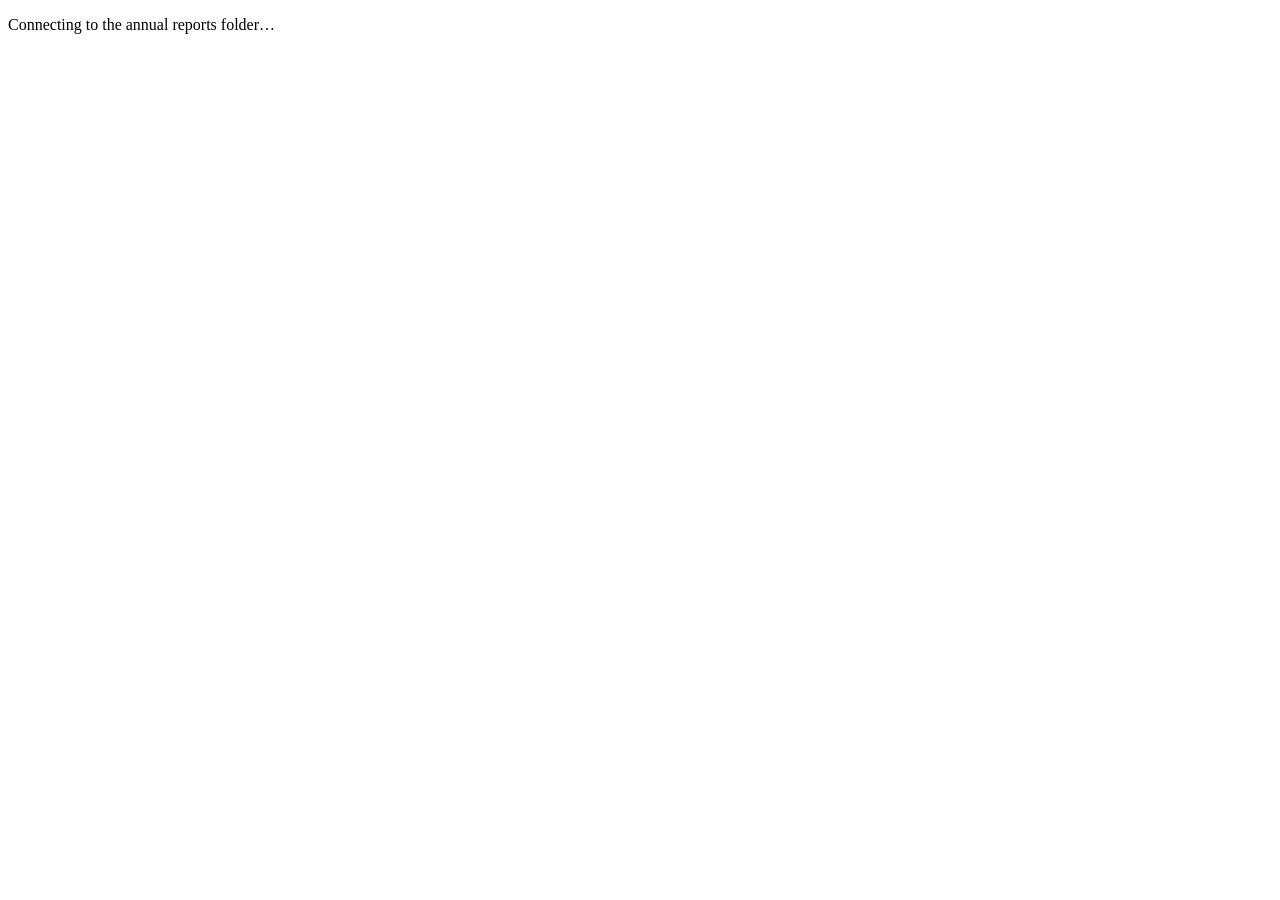
<file: integrations/annual-reports-drive/Catalog.html>
<!doctype html><html><head><base target="_top"><meta name="viewport" content="width=device-width,initial-scale=1"></head><body><p id="status">Connecting to the annual reports folder…</p><script>
const origin=<?!= JSON.stringify(omeOrigin) ?>, token=<?!= JSON.stringify(messageToken) ?>;
function tell(type,payload){if(token)window.top.postMessage({channel:'ome-annual-catalog',token,type,...payload},origin)}
let busy=false;
function refresh(){if(busy)return;busy=true;google.script.run.withSuccessHandler(items=>{busy=false;document.getElementById('status').textContent='Connected. You may return to OME.';tell('catalog',{items})}).withFailureHandler(error=>{busy=false;const message=error.message||'Could not access the Drive folder.';document.getElementById('status').textContent=message;tell('error',{message})}).listReports()}
refresh();setInterval(refresh,60000);
</script></body></html>
</file>
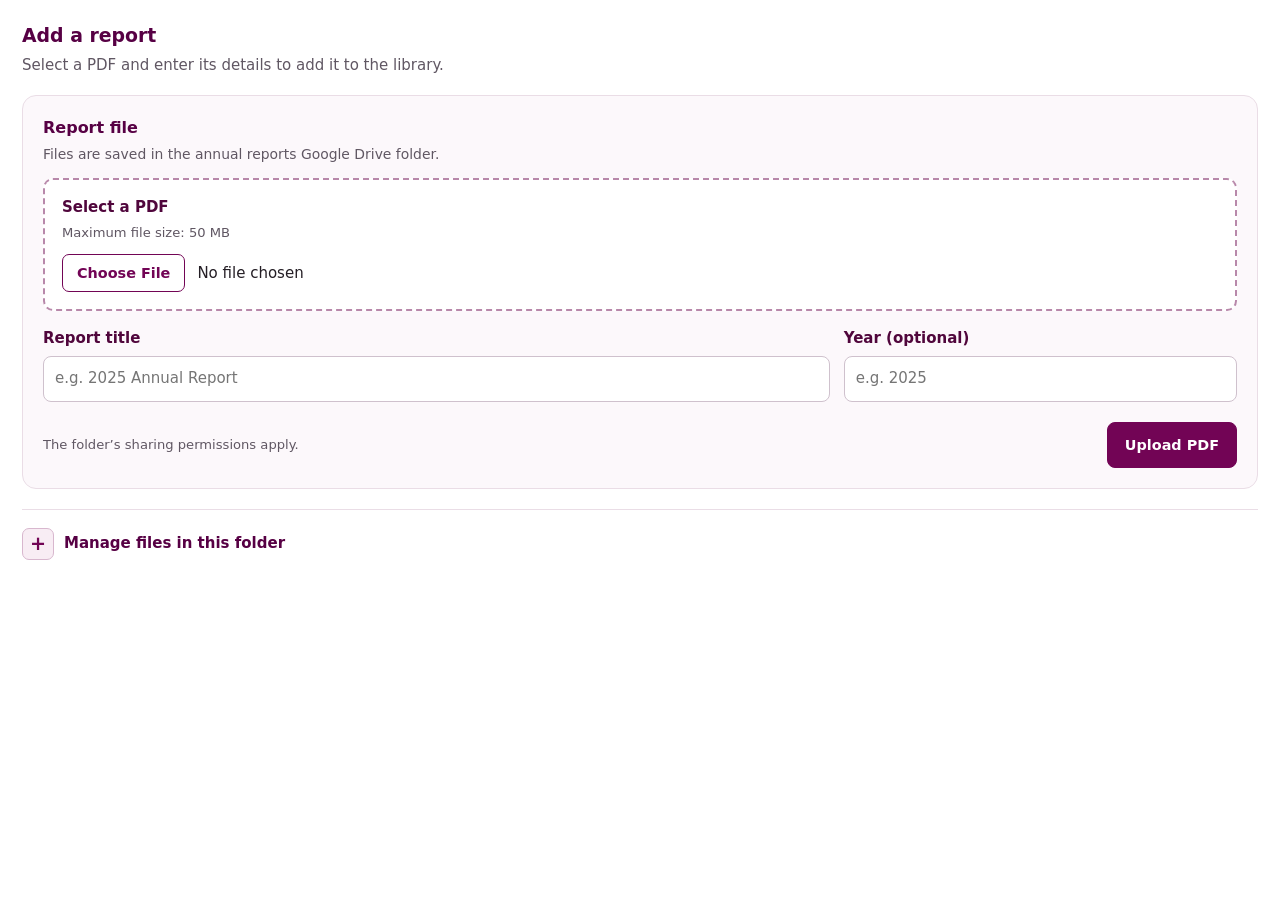
<file: integrations/annual-reports-drive/Manager.html>
<!doctype html>
<html lang="en"><head><base target="_top"><meta name="viewport" content="width=device-width,initial-scale=1"><style>
*{box-sizing:border-box}body{margin:0;padding:22px;background:#fff;color:#291727;font:15px/1.45 system-ui,sans-serif}h2,h3,p{margin:0}h2{color:#570044;font-size:1.18rem}h3{font-size:1rem;color:#570044}p{color:#605763}.intro{margin:6px 0 18px}.upload-card{padding:20px;border:1px solid #eadde6;border-radius:14px;background:#fcf8fb}.upload-card h3{margin-bottom:5px}.upload-card p{font-size:.87rem}.file-box{display:block;margin-top:14px;padding:17px;border:2px dashed #b888aa;border-radius:10px;background:#fff;color:#50063c;font-weight:700}.file-box span{display:block;font-size:.82rem;font-weight:400;color:#605763;margin-top:4px}.file-box input{display:block;width:100%;margin-top:12px;font:inherit;font-weight:400;color:#241e25}.file-box input::file-selector-button{margin-right:12px;padding:10px 14px;border:1px solid #720455;border-radius:7px;background:#fff;color:#720455;font:600 .9rem system-ui;cursor:pointer}.fields{display:grid;grid-template-columns:minmax(0,2fr) minmax(120px,1fr);gap:14px;margin-top:17px}label.field{display:grid;gap:6px;font-weight:700;color:#50063c}label.field input{width:100%;min-height:46px;padding:9px 11px;border:1px solid #cfc1cd;border-radius:8px;font:inherit;font-weight:400;color:#241e25}button{min-height:46px;padding:9px 17px;border:1px solid #720455;border-radius:8px;background:#720455;color:#fff;font:600 .9rem system-ui;cursor:pointer}button:disabled{opacity:.5;cursor:wait}.upload-actions{display:flex;align-items:center;justify-content:space-between;flex-wrap:wrap;gap:12px;margin-top:20px}.hint{font-size:.82rem;color:#605763}.status{margin-top:12px;padding:10px 12px;border-radius:8px;background:#f4e8f0;color:#570044}.status:empty{display:none}details{margin-top:20px;border-top:1px solid #eadde6;padding-top:12px}summary{font-weight:700;color:#570044;cursor:pointer;min-height:44px;display:flex;align-items:center}ul{margin:0;padding:0;list-style:none}li{display:flex;gap:12px;align-items:center;justify-content:space-between;padding:11px 0;border-bottom:1px solid #eadde6;overflow-wrap:anywhere}.remove{background:#fff;color:#720455;flex:none}input:focus-visible,button:focus-visible,summary:focus-visible{outline:3px solid #ffab00;outline-offset:2px}@media(max-width:520px){body{padding:16px}.upload-card{padding:15px}.fields{grid-template-columns:1fr}.upload-actions button{width:100%}li{align-items:flex-start;flex-direction:column}}
summary { gap:10px; border-radius:8px; }
summary::-webkit-details-marker { display:none; }
summary::before { content:'+'; display:grid; place-items:center; width:30px; height:30px; flex:none; border:1px solid #d8b7ce; border-radius:7px; background:#f8edf4; color:#720455; font-size:1.2rem; line-height:1; }
details[open] > summary::before { content:'−'; }
summary:hover { background:#fbf3f8; }
</style></head><body>
<h2>Add a report</h2><p class="intro">Select a PDF and enter its details to add it to the library.</p>
<form id="upload" class="upload-card"><h3>Report file</h3><p>Files are saved in the annual reports Google Drive folder.</p><label class="file-box" for="file">Select a PDF<span>Maximum file size: 50 MB</span><input id="file" type="file" accept=".pdf,application/pdf" required></label><div class="fields"><label class="field" for="title">Report title<input id="title" type="text" maxlength="255" placeholder="e.g. 2025 Annual Report" required></label><label class="field" for="year">Year (optional)<input id="year" type="number" min="1900" max="2100" placeholder="e.g. 2025"></label></div><div class="upload-actions"><span class="hint">The folder’s sharing permissions apply.</span><button id="submit">Upload PDF</button></div><p id="status" class="status" role="status" aria-live="polite"></p></form>
<details><summary>Manage files in this folder</summary><p class="hint">Moving a file to trash affects everyone using it.</p><ul id="files"></ul></details><script>
const origin = <?!= JSON.stringify(omeOrigin) ?>, token = <?!= JSON.stringify(messageToken) ?>;
const status = document.getElementById('status'), list = document.getElementById('files'), button = document.getElementById('submit');
function tell(type, payload){ if(token) window.top.postMessage({channel:'ome-annual-drive',token,type,...payload},origin); }
function fail(err){ status.textContent = err.message || 'The operation failed. Check your Google account and folder access.'; button.disabled=false; }
function refresh(){ google.script.run.withSuccessHandler(items=>{tell('catalog',{items});list.replaceChildren();if(!items.length){const li=document.createElement('li');li.textContent='No PDF files in this folder.';list.append(li)}items.forEach(file=>{const li=document.createElement('li'), name=document.createElement('span'), remove=document.createElement('button');name.textContent=file.name;remove.textContent='Move to trash';remove.className='remove';remove.type='button';remove.onclick=()=>{if(!confirm(`Move “${file.name}” to Google Drive trash? This affects everyone who uses the file.`))return;remove.disabled=true;google.script.run.withSuccessHandler(result=>{tell('deleted',{fileId:result.id});status.textContent='File moved to Drive trash.';refresh()}).withFailureHandler(err=>{remove.disabled=false;fail(err)}).trashReport(file.id)};li.append(name,remove);list.append(li)});}).withFailureHandler(fail).listReports(); }
document.getElementById('file').onchange=e=>{const file=e.target.files[0];if(file&&!document.getElementById('title').value)document.getElementById('title').value=file.name.replace(/\.pdf$/i,'')};
function startUpload(name,size){return new Promise((resolve,reject)=>google.script.run.withSuccessHandler(resolve).withFailureHandler(reject).beginPdfUpload(name,size));}
function sendChunk(id,offset,data){return new Promise((resolve,reject)=>google.script.run.withSuccessHandler(resolve).withFailureHandler(reject).uploadPdfChunk(id,offset,data));}
function encodeChunk(blob){return new Promise((resolve,reject)=>{const reader=new FileReader();reader.onerror=()=>reject(new Error('Could not read the file.'));reader.onload=()=>resolve(reader.result.split(',')[1]);reader.readAsDataURL(blob)});}
document.getElementById('upload').onsubmit=async e=>{e.preventDefault();const file=document.getElementById('file').files[0], title=document.getElementById('title').value.trim(), year=document.getElementById('year').value;if(!file||file.size>50*1024*1024||!/\.pdf$/i.test(file.name)){status.textContent='Choose a PDF no larger than 50 MB.';return}if(!title){status.textContent='Enter a report title.';return}button.disabled=true;status.textContent='Preparing upload…';try{const session=await startUpload(file.name,file.size);let offset=0,result;while(offset<file.size){const end=Math.min(offset+session.chunkSize,file.size);const chunk=await encodeChunk(file.slice(offset,end));result=await sendChunk(session.sessionId,offset,chunk);if(result.done){offset=file.size;break}if(result.nextOffset!==end)throw new Error('Upload progress could not be verified. Please try again.');offset=result.nextOffset;status.textContent=`Uploading to Google Drive… ${Math.round(offset/file.size*100)}%`;}if(!result||!result.done)throw new Error('Google Drive did not confirm the completed upload.');tell('uploaded',{fileId:result.id,fileType:result.type,title,year});status.textContent='Uploaded to Google Drive. Check the OME library for its registration status.';button.disabled=false;document.getElementById('upload').reset();refresh()}catch(err){fail(err)}};refresh();
</script></body></html>
</file>
